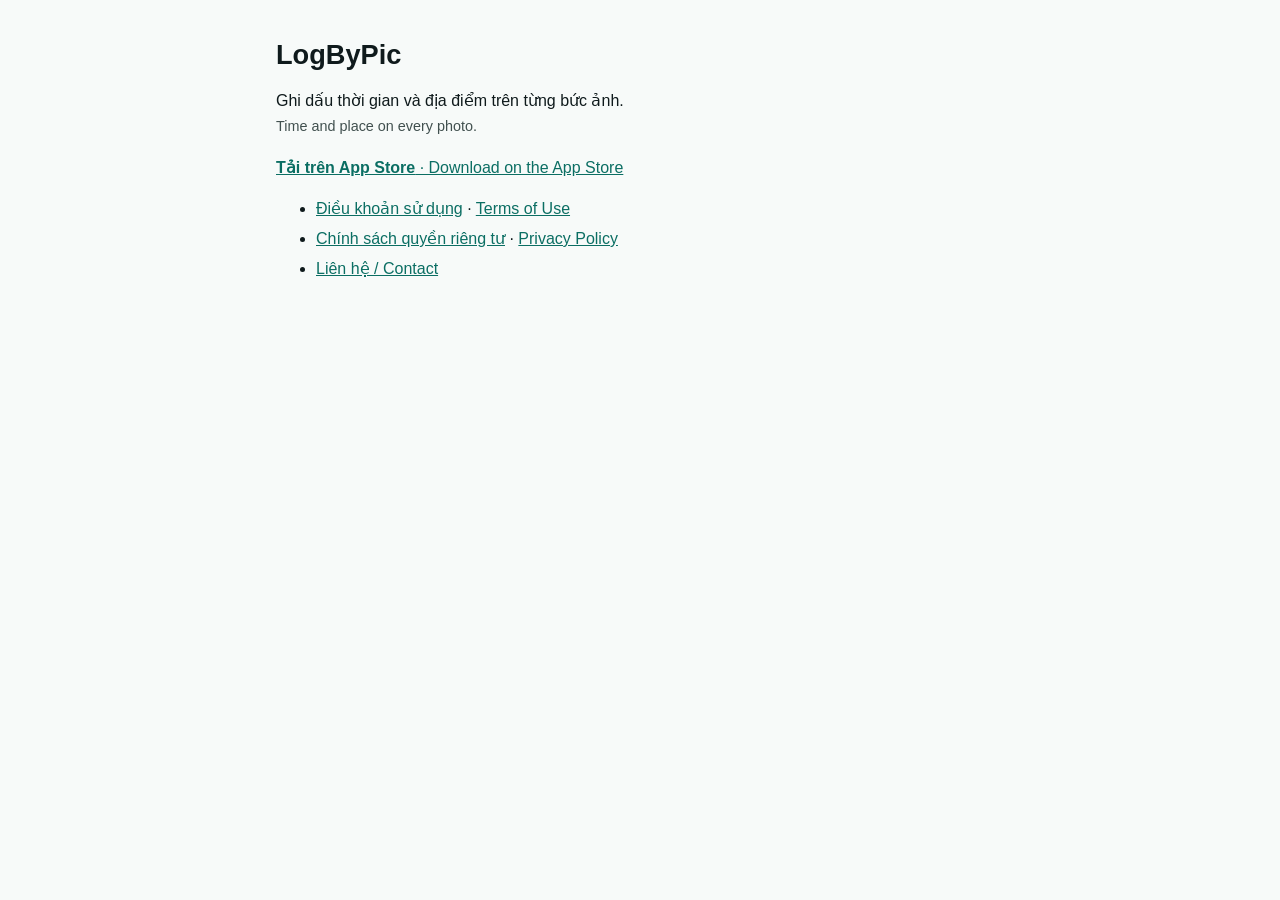
<file: index.html>
<!doctype html>
<html lang="vi">
<head>
<meta charset="utf-8">
<meta name="viewport" content="width=device-width,initial-scale=1">
<title>LogByPic</title>
<link rel="stylesheet" href="style.css">
</head>
<body>
<main>
<h1>LogByPic</h1>
<p>Ghi dấu thời gian và địa điểm trên từng bức ảnh.<br><span class="meta">Time and place on every photo.</span></p>
<p><a href="tai-app.html"><strong>Tải trên App Store</strong> · Download on the App Store</a></p>
<ul>
<li><a href="terms.html">Điều khoản sử dụng</a> · <a href="terms.html#en">Terms of Use</a></li>
<li><a href="privacy.html">Chính sách quyền riêng tư</a> · <a href="privacy.html#en">Privacy Policy</a></li>
<li><a href="https://github.com/toanquantic/log-by-pic-public/issues">Liên hệ / Contact</a></li>
</ul>
</main>
</body>
</html>
</file>
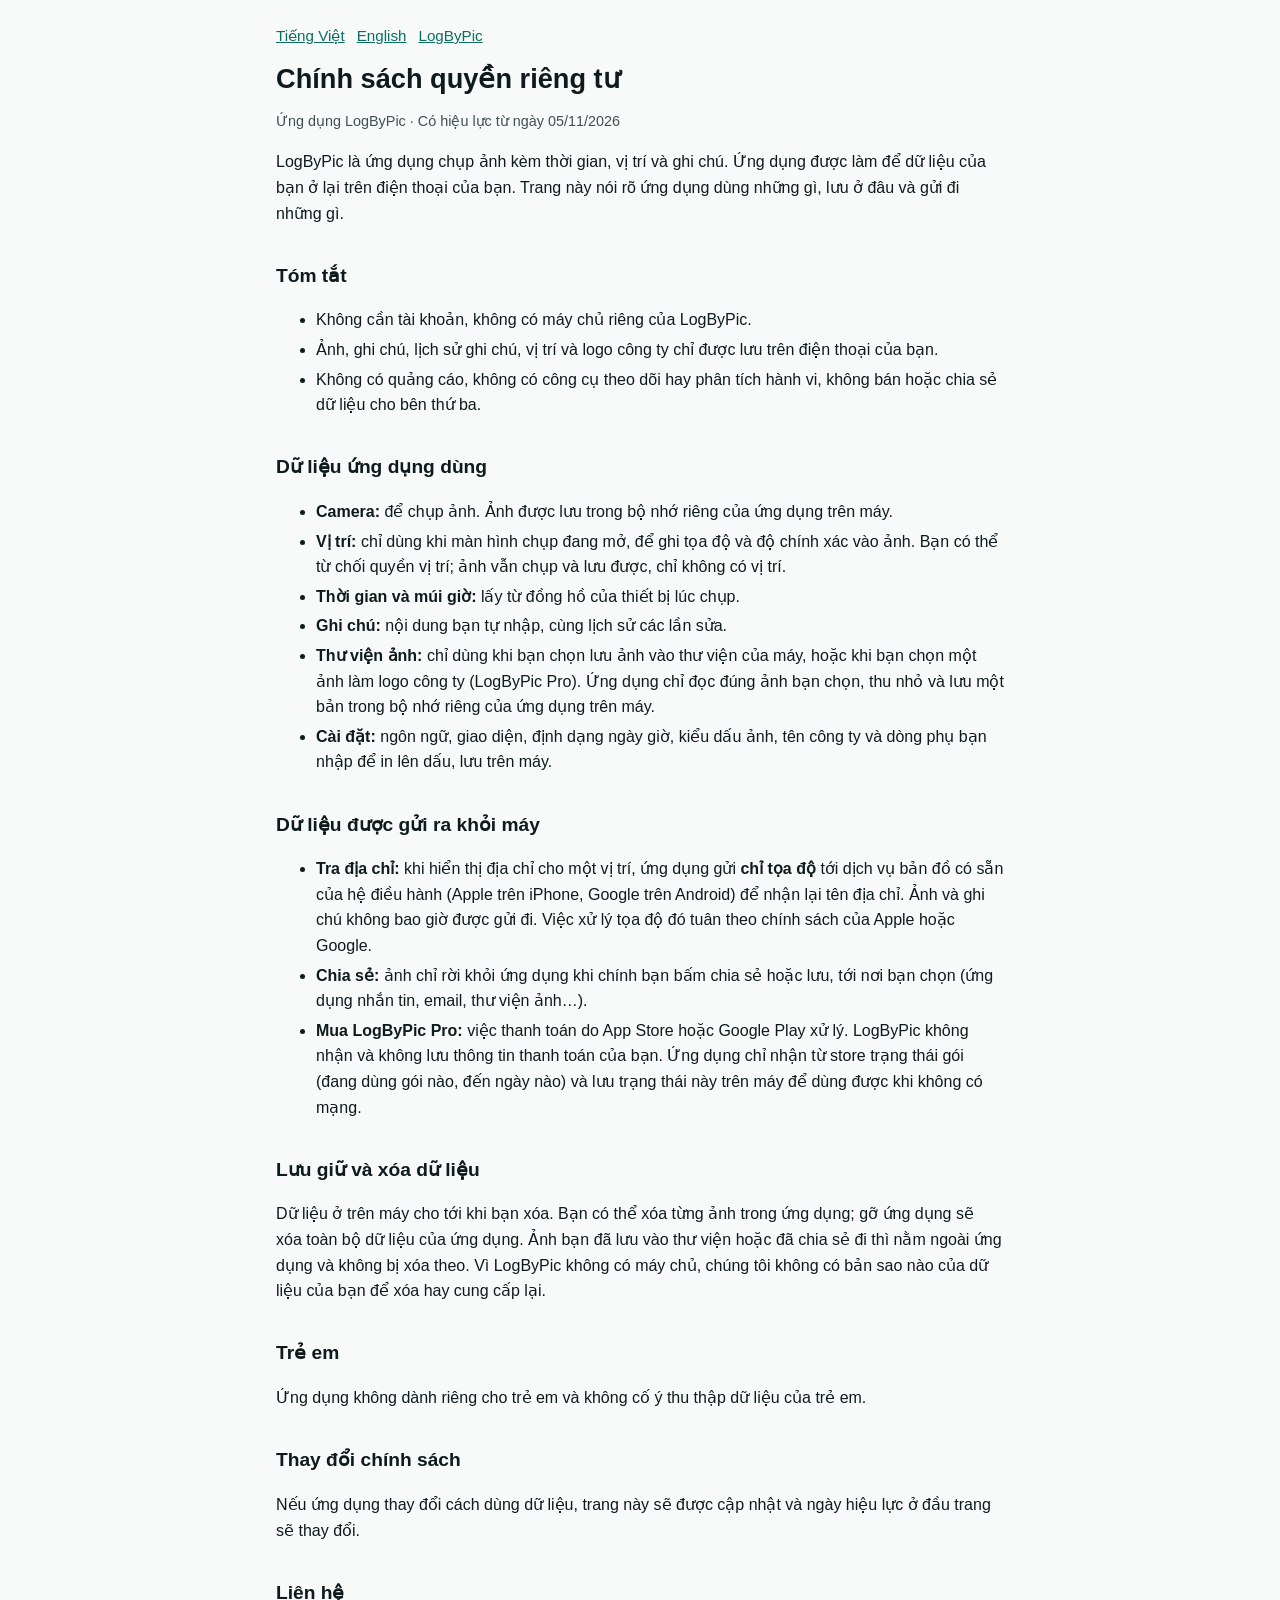
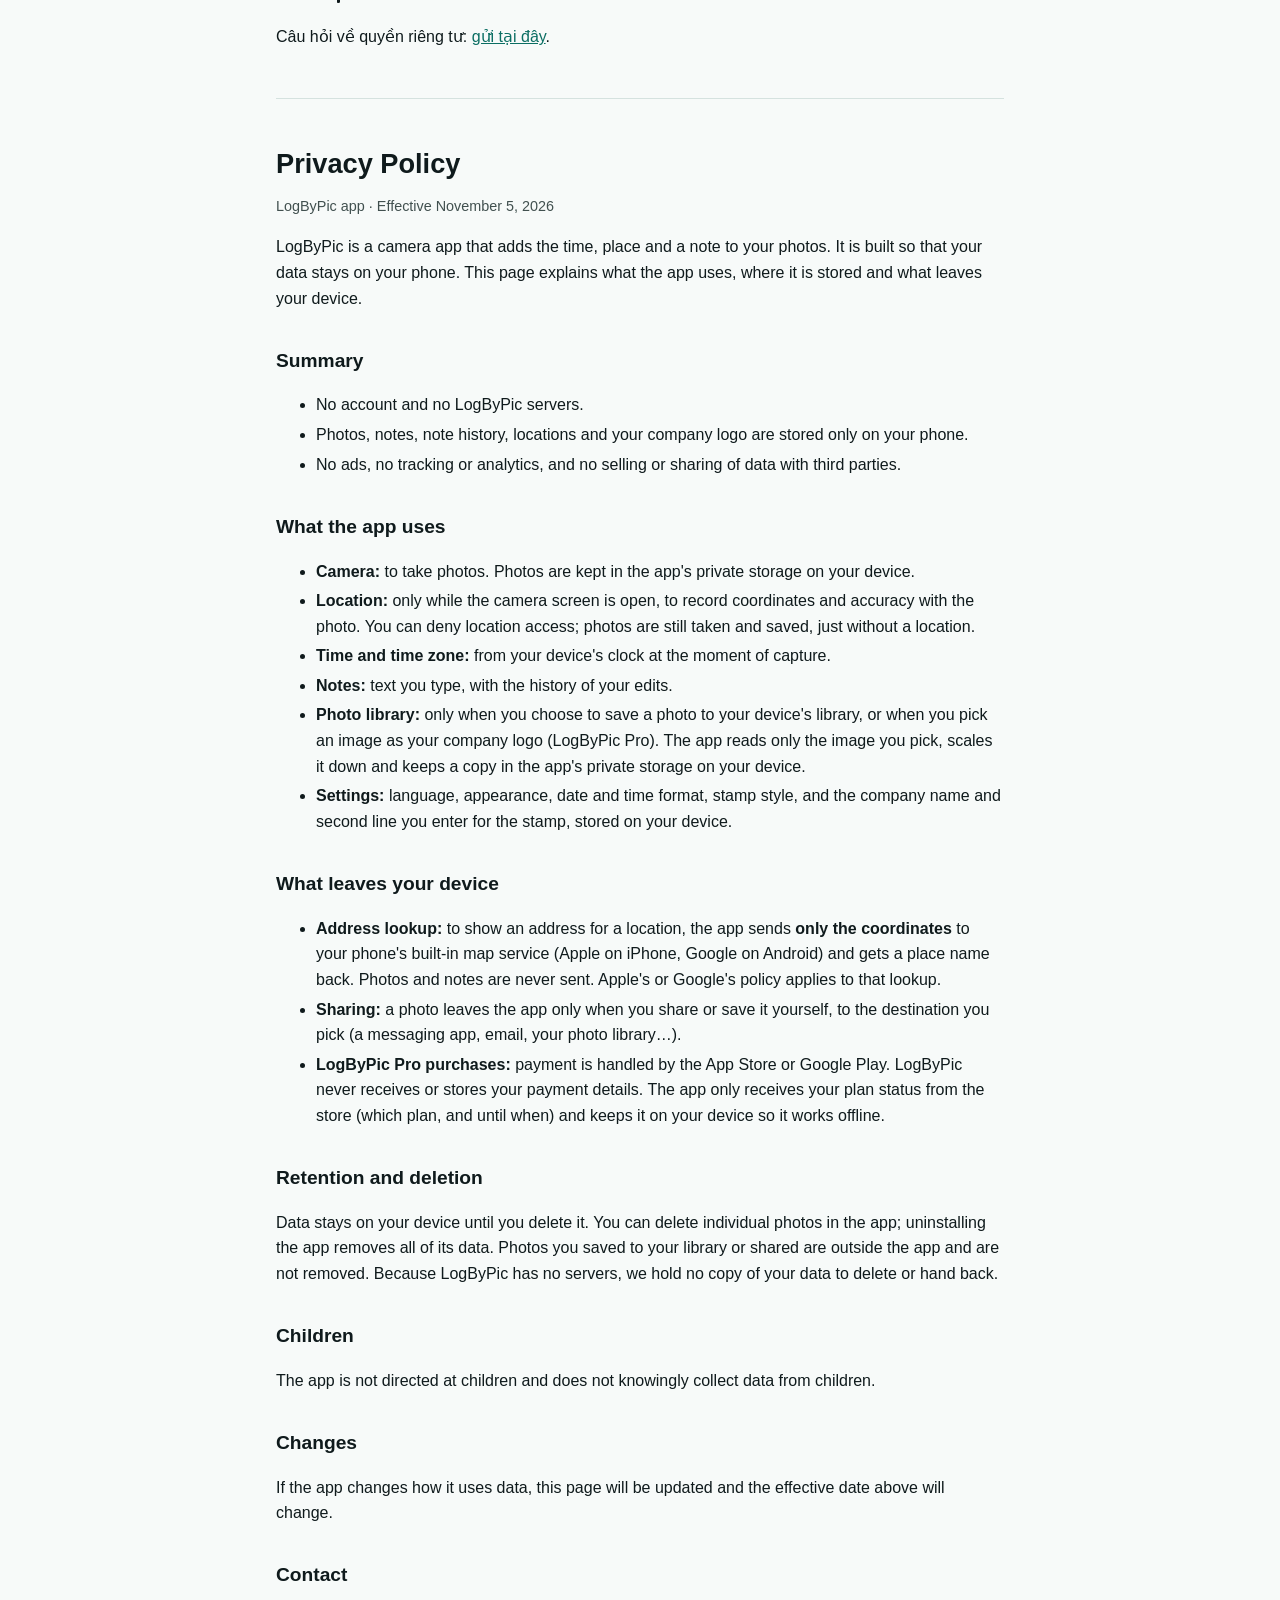
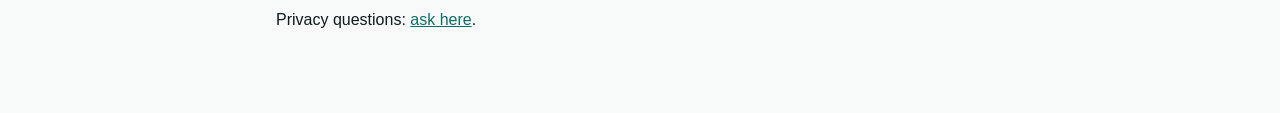
<file: privacy.html>
<!doctype html>
<html lang="vi">
<head>
<meta charset="utf-8">
<meta name="viewport" content="width=device-width,initial-scale=1">
<title>Chính sách quyền riêng tư · LogByPic</title>
<link rel="stylesheet" href="style.css">
</head>
<body>
<main>
<nav class="lang"><a href="#vi">Tiếng Việt</a><a href="#en">English</a><a href="index.html">LogByPic</a></nav>

<article id="vi" lang="vi">
<h1>Chính sách quyền riêng tư</h1>
<p class="meta">Ứng dụng LogByPic · Có hiệu lực từ ngày 05/11/2026</p>

<p>LogByPic là ứng dụng chụp ảnh kèm thời gian, vị trí và ghi chú. Ứng dụng được làm để dữ liệu của bạn ở lại trên điện thoại của bạn. Trang này nói rõ ứng dụng dùng những gì, lưu ở đâu và gửi đi những gì.</p>

<h2>Tóm tắt</h2>
<ul>
<li>Không cần tài khoản, không có máy chủ riêng của LogByPic.</li>
<li>Ảnh, ghi chú, lịch sử ghi chú, vị trí và logo công ty chỉ được lưu trên điện thoại của bạn.</li>
<li>Không có quảng cáo, không có công cụ theo dõi hay phân tích hành vi, không bán hoặc chia sẻ dữ liệu cho bên thứ ba.</li>
</ul>

<h2>Dữ liệu ứng dụng dùng</h2>
<ul>
<li><b>Camera:</b> để chụp ảnh. Ảnh được lưu trong bộ nhớ riêng của ứng dụng trên máy.</li>
<li><b>Vị trí:</b> chỉ dùng khi màn hình chụp đang mở, để ghi tọa độ và độ chính xác vào ảnh. Bạn có thể từ chối quyền vị trí; ảnh vẫn chụp và lưu được, chỉ không có vị trí.</li>
<li><b>Thời gian và múi giờ:</b> lấy từ đồng hồ của thiết bị lúc chụp.</li>
<li><b>Ghi chú:</b> nội dung bạn tự nhập, cùng lịch sử các lần sửa.</li>
<li><b>Thư viện ảnh:</b> chỉ dùng khi bạn chọn lưu ảnh vào thư viện của máy, hoặc khi bạn chọn một ảnh làm logo công ty (LogByPic Pro). Ứng dụng chỉ đọc đúng ảnh bạn chọn, thu nhỏ và lưu một bản trong bộ nhớ riêng của ứng dụng trên máy.</li>
<li><b>Cài đặt:</b> ngôn ngữ, giao diện, định dạng ngày giờ, kiểu dấu ảnh, tên công ty và dòng phụ bạn nhập để in lên dấu, lưu trên máy.</li>
</ul>

<h2>Dữ liệu được gửi ra khỏi máy</h2>
<ul>
<li><b>Tra địa chỉ:</b> khi hiển thị địa chỉ cho một vị trí, ứng dụng gửi <b>chỉ tọa độ</b> tới dịch vụ bản đồ có sẵn của hệ điều hành (Apple trên iPhone, Google trên Android) để nhận lại tên địa chỉ. Ảnh và ghi chú không bao giờ được gửi đi. Việc xử lý tọa độ đó tuân theo chính sách của Apple hoặc Google.</li>
<li><b>Chia sẻ:</b> ảnh chỉ rời khỏi ứng dụng khi chính bạn bấm chia sẻ hoặc lưu, tới nơi bạn chọn (ứng dụng nhắn tin, email, thư viện ảnh…).</li>
<li><b>Mua LogByPic Pro:</b> việc thanh toán do App Store hoặc Google Play xử lý. LogByPic không nhận và không lưu thông tin thanh toán của bạn. Ứng dụng chỉ nhận từ store trạng thái gói (đang dùng gói nào, đến ngày nào) và lưu trạng thái này trên máy để dùng được khi không có mạng.</li>
</ul>

<h2>Lưu giữ và xóa dữ liệu</h2>
<p>Dữ liệu ở trên máy cho tới khi bạn xóa. Bạn có thể xóa từng ảnh trong ứng dụng; gỡ ứng dụng sẽ xóa toàn bộ dữ liệu của ứng dụng. Ảnh bạn đã lưu vào thư viện hoặc đã chia sẻ đi thì nằm ngoài ứng dụng và không bị xóa theo. Vì LogByPic không có máy chủ, chúng tôi không có bản sao nào của dữ liệu của bạn để xóa hay cung cấp lại.</p>

<h2>Trẻ em</h2>
<p>Ứng dụng không dành riêng cho trẻ em và không cố ý thu thập dữ liệu của trẻ em.</p>

<h2>Thay đổi chính sách</h2>
<p>Nếu ứng dụng thay đổi cách dùng dữ liệu, trang này sẽ được cập nhật và ngày hiệu lực ở đầu trang sẽ thay đổi.</p>

<h2>Liên hệ</h2>
<p>Câu hỏi về quyền riêng tư: <a href="https://github.com/toanquantic/log-by-pic-public/issues">gửi tại đây</a>.</p>
</article>

<hr>

<article id="en" lang="en">
<h1>Privacy Policy</h1>
<p class="meta">LogByPic app · Effective November 5, 2026</p>

<p>LogByPic is a camera app that adds the time, place and a note to your photos. It is built so that your data stays on your phone. This page explains what the app uses, where it is stored and what leaves your device.</p>

<h2>Summary</h2>
<ul>
<li>No account and no LogByPic servers.</li>
<li>Photos, notes, note history, locations and your company logo are stored only on your phone.</li>
<li>No ads, no tracking or analytics, and no selling or sharing of data with third parties.</li>
</ul>

<h2>What the app uses</h2>
<ul>
<li><b>Camera:</b> to take photos. Photos are kept in the app's private storage on your device.</li>
<li><b>Location:</b> only while the camera screen is open, to record coordinates and accuracy with the photo. You can deny location access; photos are still taken and saved, just without a location.</li>
<li><b>Time and time zone:</b> from your device's clock at the moment of capture.</li>
<li><b>Notes:</b> text you type, with the history of your edits.</li>
<li><b>Photo library:</b> only when you choose to save a photo to your device's library, or when you pick an image as your company logo (LogByPic Pro). The app reads only the image you pick, scales it down and keeps a copy in the app's private storage on your device.</li>
<li><b>Settings:</b> language, appearance, date and time format, stamp style, and the company name and second line you enter for the stamp, stored on your device.</li>
</ul>

<h2>What leaves your device</h2>
<ul>
<li><b>Address lookup:</b> to show an address for a location, the app sends <b>only the coordinates</b> to your phone's built-in map service (Apple on iPhone, Google on Android) and gets a place name back. Photos and notes are never sent. Apple's or Google's policy applies to that lookup.</li>
<li><b>Sharing:</b> a photo leaves the app only when you share or save it yourself, to the destination you pick (a messaging app, email, your photo library…).</li>
<li><b>LogByPic Pro purchases:</b> payment is handled by the App Store or Google Play. LogByPic never receives or stores your payment details. The app only receives your plan status from the store (which plan, and until when) and keeps it on your device so it works offline.</li>
</ul>

<h2>Retention and deletion</h2>
<p>Data stays on your device until you delete it. You can delete individual photos in the app; uninstalling the app removes all of its data. Photos you saved to your library or shared are outside the app and are not removed. Because LogByPic has no servers, we hold no copy of your data to delete or hand back.</p>

<h2>Children</h2>
<p>The app is not directed at children and does not knowingly collect data from children.</p>

<h2>Changes</h2>
<p>If the app changes how it uses data, this page will be updated and the effective date above will change.</p>

<h2>Contact</h2>
<p>Privacy questions: <a href="https://github.com/toanquantic/log-by-pic-public/issues">ask here</a>.</p>
</article>
</main>
</body>
</html>
</file>
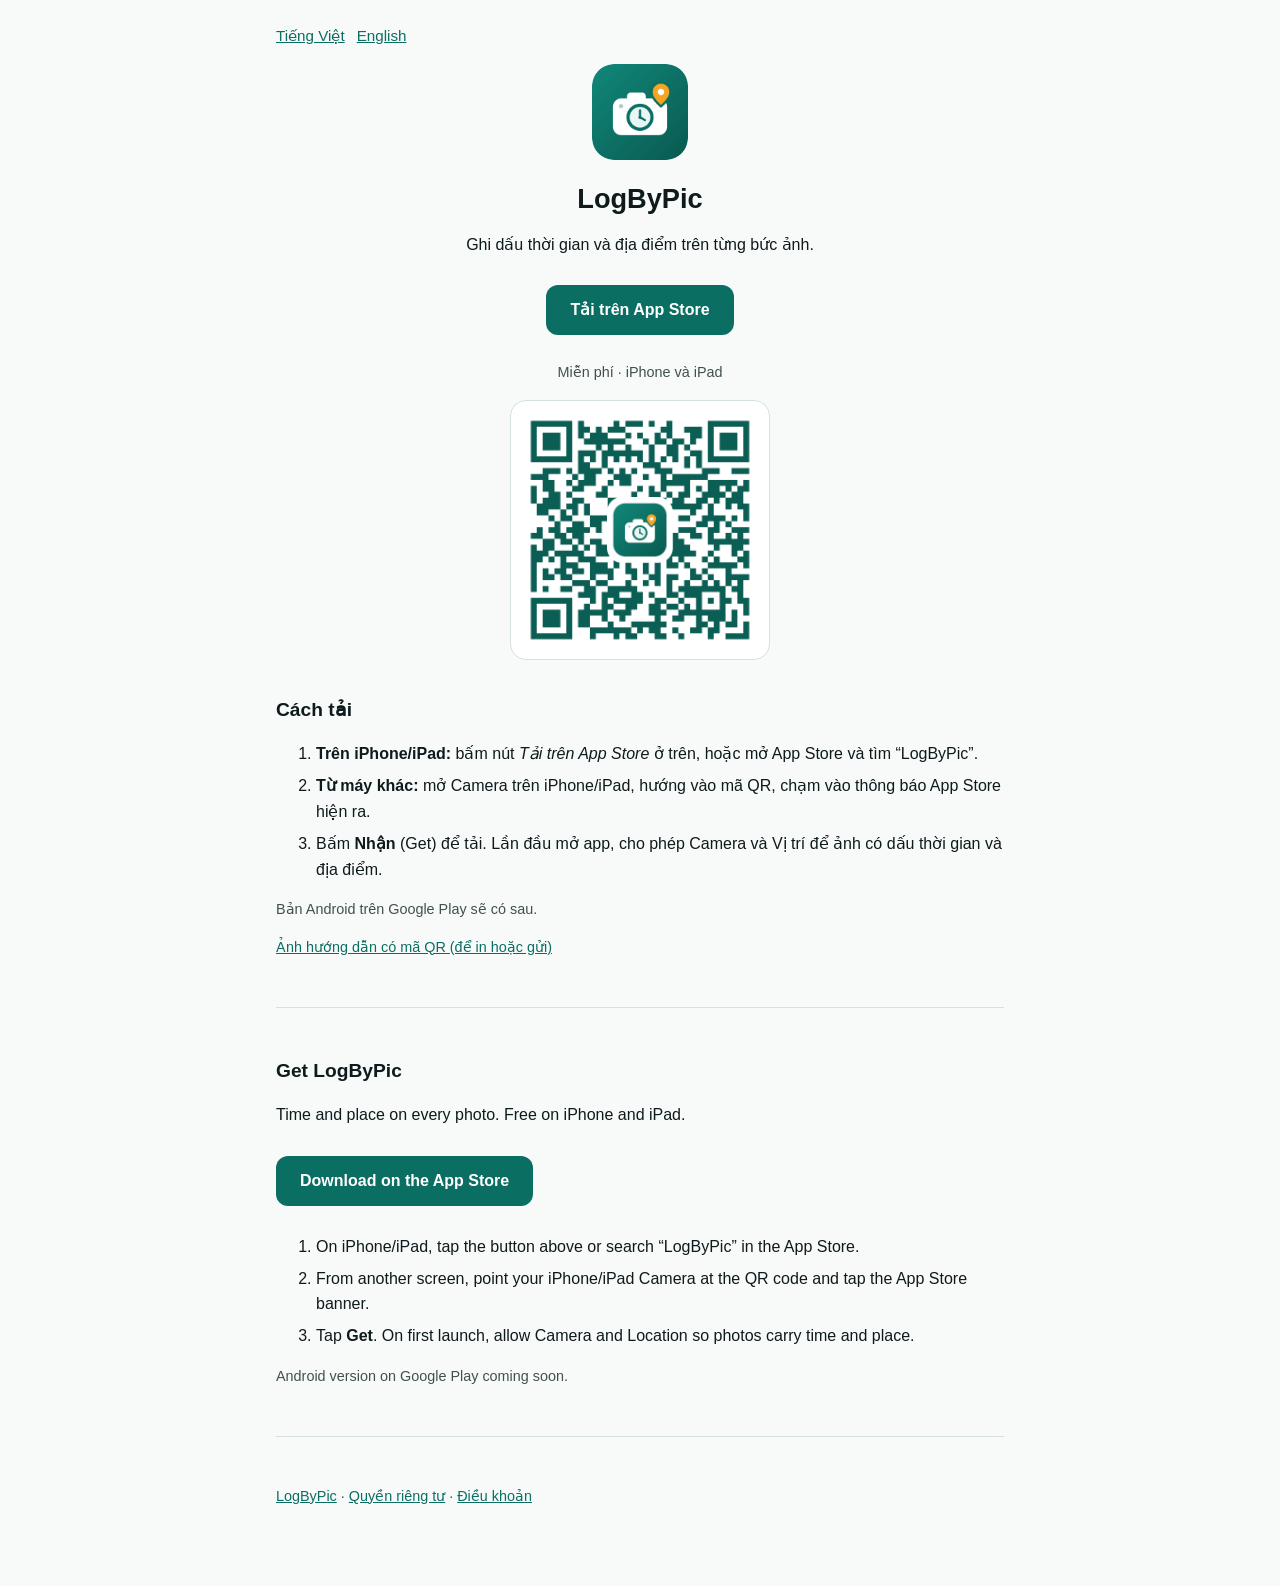
<file: tai-app.html>
<!doctype html>
<html lang="vi">
<head>
<meta charset="utf-8">
<meta name="viewport" content="width=device-width,initial-scale=1">
<title>Tải LogByPic</title>
<meta name="description" content="Tải LogByPic trên App Store: ghi dấu thời gian và địa điểm trên từng bức ảnh.">
<meta name="apple-itunes-app" content="app-id=6831624733">
<meta property="og:title" content="Tải LogByPic">
<meta property="og:description" content="Ghi dấu thời gian và địa điểm trên từng bức ảnh.">
<meta property="og:image" content="https://toanquantic.github.io/log-by-pic-public/assets/logo.png">
<link rel="icon" href="assets/logo.png">
<link rel="stylesheet" href="style.css">
<style>
.hero{text-align:center}
.hero img.logo{width:96px;height:96px;border-radius:22px;margin-top:8px}
.btn{display:inline-block;background:var(--accent);color:#fff;text-decoration:none;font-weight:600;padding:12px 24px;border-radius:12px;margin:12px 0}
@media (prefers-color-scheme:dark){.btn{color:#0c1413}}
.qr{display:block;width:260px;max-width:80%;margin:16px auto;border-radius:16px;border:1px solid var(--line);background:#fff;padding:8px}
ol li{margin:.4em 0}
</style>
</head>
<body>
<main>
<div class="lang"><a href="#vi">Tiếng Việt</a><a href="#en">English</a></div>
<section class="hero" id="vi">
<img class="logo" src="assets/logo.png" alt="Biểu tượng LogByPic">
<h1>LogByPic</h1>
<p>Ghi dấu thời gian và địa điểm trên từng bức ảnh.</p>
<a class="btn" href="https://apps.apple.com/app/id6831624733">Tải trên App Store</a>
<p class="meta">Miễn phí · iPhone và iPad</p>
<img class="qr" src="assets/qr-app-store.png" alt="Mã QR tải LogByPic trên App Store">
</section>
<h2>Cách tải</h2>
<ol>
<li><strong>Trên iPhone/iPad:</strong> bấm nút <em>Tải trên App Store</em> ở trên, hoặc mở App Store và tìm “LogByPic”.</li>
<li><strong>Từ máy khác:</strong> mở Camera trên iPhone/iPad, hướng vào mã QR, chạm vào thông báo App Store hiện ra.</li>
<li>Bấm <strong>Nhận</strong> (Get) để tải. Lần đầu mở app, cho phép Camera và Vị trí để ảnh có dấu thời gian và địa điểm.</li>
</ol>
<p class="meta">Bản Android trên Google Play sẽ có sau.</p>
<p class="meta"><a href="assets/huong-dan-tai-app.png">Ảnh hướng dẫn có mã QR (để in hoặc gửi)</a></p>

<hr>
<section id="en">
<h2>Get LogByPic</h2>
<p>Time and place on every photo. Free on iPhone and iPad.</p>
<p><a class="btn" href="https://apps.apple.com/app/id6831624733">Download on the App Store</a></p>
<ol>
<li>On iPhone/iPad, tap the button above or search “LogByPic” in the App Store.</li>
<li>From another screen, point your iPhone/iPad Camera at the QR code and tap the App Store banner.</li>
<li>Tap <strong>Get</strong>. On first launch, allow Camera and Location so photos carry time and place.</li>
</ol>
<p class="meta">Android version on Google Play coming soon.</p>
</section>
<hr>
<p class="meta"><a href="index.html">LogByPic</a> · <a href="privacy.html">Quyền riêng tư</a> · <a href="terms.html">Điều khoản</a></p>
</main>
</body>
</html>
</file>
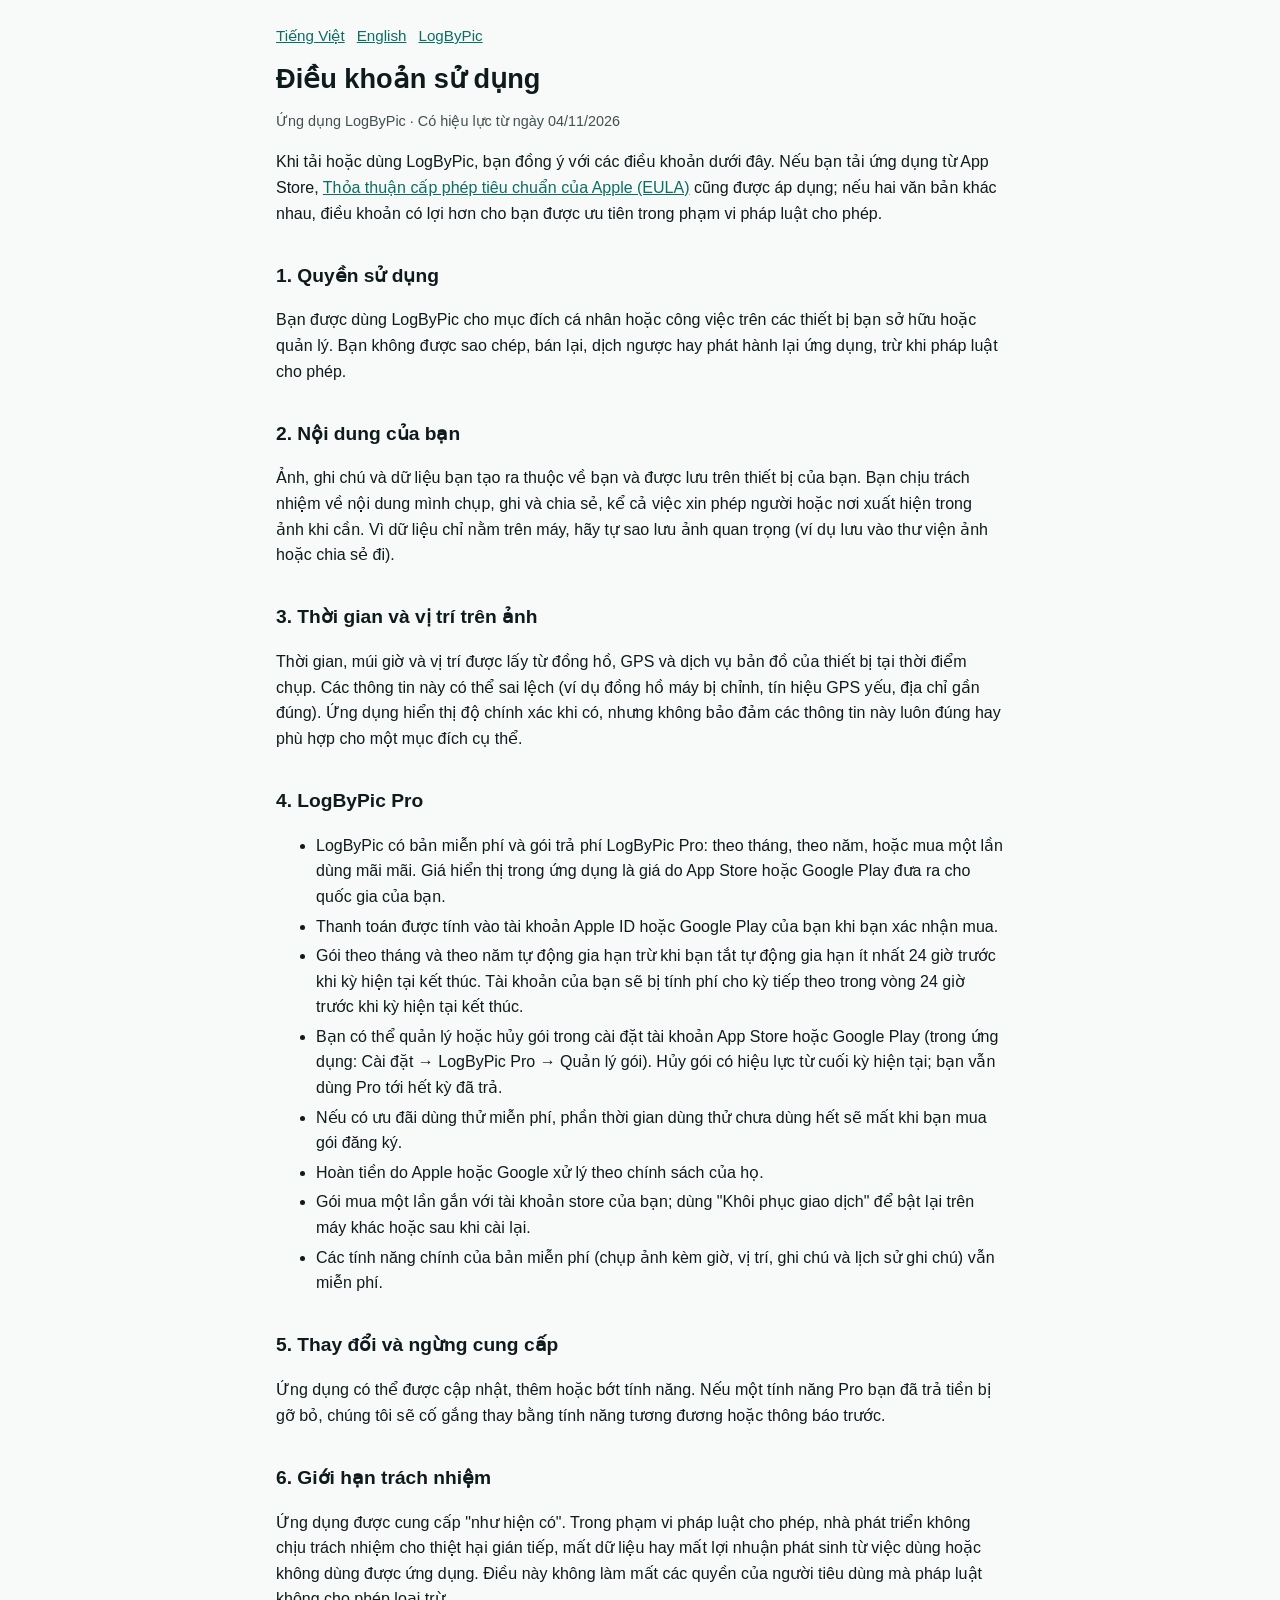
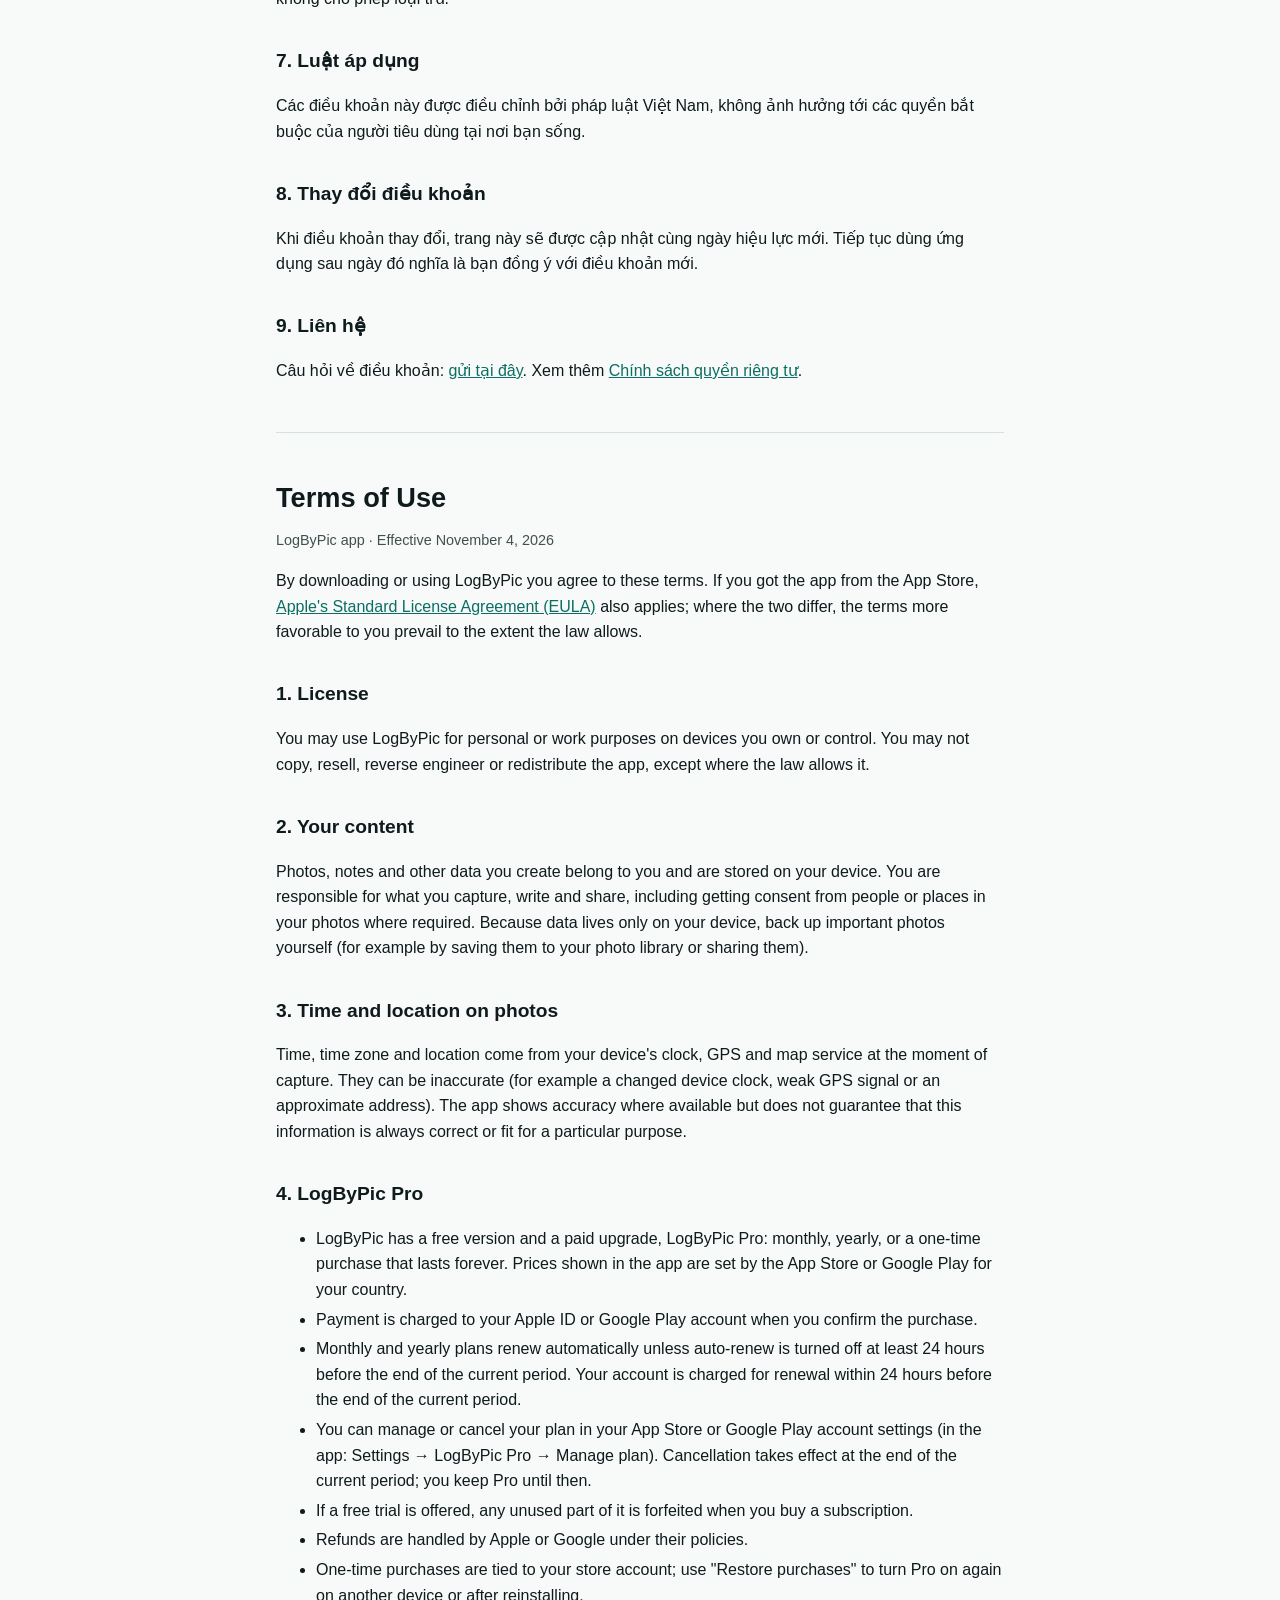
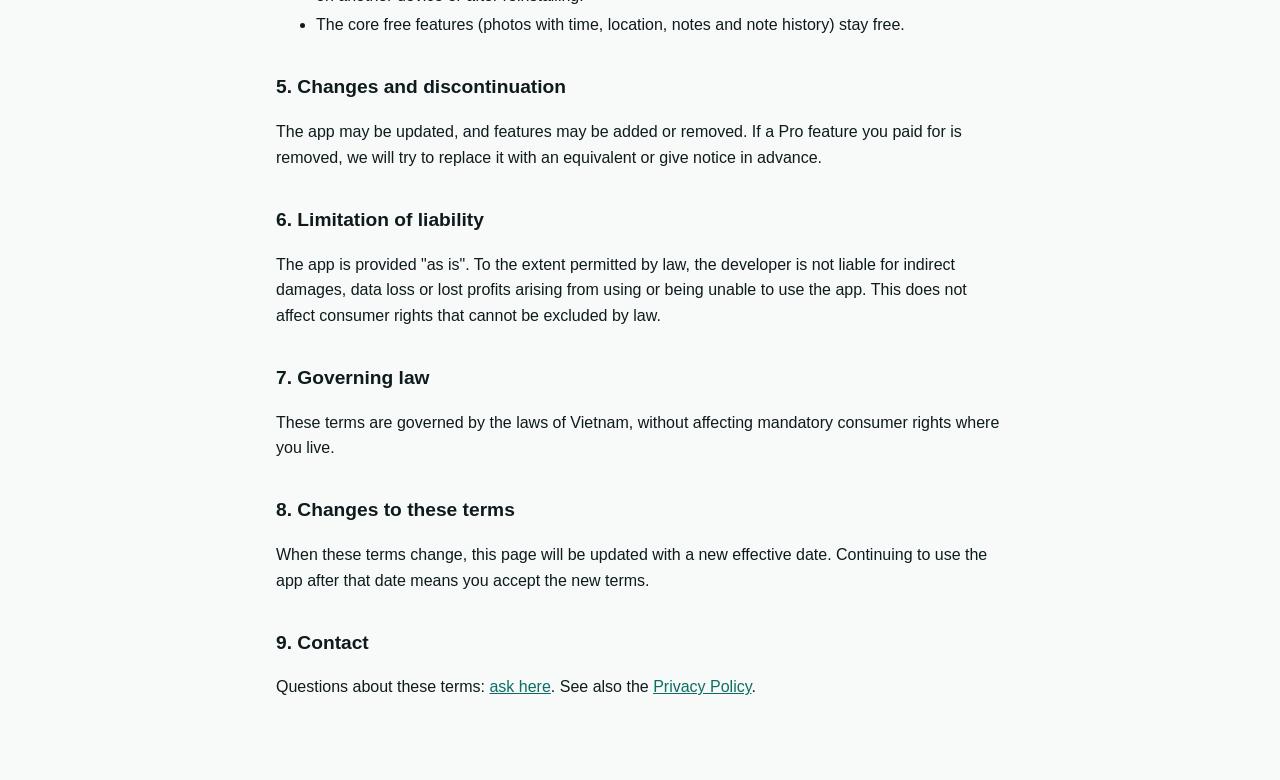
<file: terms.html>
<!doctype html>
<html lang="vi">
<head>
<meta charset="utf-8">
<meta name="viewport" content="width=device-width,initial-scale=1">
<title>Điều khoản sử dụng · LogByPic</title>
<link rel="stylesheet" href="style.css">
</head>
<body>
<main>
<nav class="lang"><a href="#vi">Tiếng Việt</a><a href="#en">English</a><a href="index.html">LogByPic</a></nav>

<article id="vi" lang="vi">
<h1>Điều khoản sử dụng</h1>
<p class="meta">Ứng dụng LogByPic · Có hiệu lực từ ngày 04/11/2026</p>

<p>Khi tải hoặc dùng LogByPic, bạn đồng ý với các điều khoản dưới đây. Nếu bạn tải ứng dụng từ App Store, <a href="https://www.apple.com/legal/internet-services/itunes/dev/stdeula/">Thỏa thuận cấp phép tiêu chuẩn của Apple (EULA)</a> cũng được áp dụng; nếu hai văn bản khác nhau, điều khoản có lợi hơn cho bạn được ưu tiên trong phạm vi pháp luật cho phép.</p>

<h2>1. Quyền sử dụng</h2>
<p>Bạn được dùng LogByPic cho mục đích cá nhân hoặc công việc trên các thiết bị bạn sở hữu hoặc quản lý. Bạn không được sao chép, bán lại, dịch ngược hay phát hành lại ứng dụng, trừ khi pháp luật cho phép.</p>

<h2>2. Nội dung của bạn</h2>
<p>Ảnh, ghi chú và dữ liệu bạn tạo ra thuộc về bạn và được lưu trên thiết bị của bạn. Bạn chịu trách nhiệm về nội dung mình chụp, ghi và chia sẻ, kể cả việc xin phép người hoặc nơi xuất hiện trong ảnh khi cần. Vì dữ liệu chỉ nằm trên máy, hãy tự sao lưu ảnh quan trọng (ví dụ lưu vào thư viện ảnh hoặc chia sẻ đi).</p>

<h2>3. Thời gian và vị trí trên ảnh</h2>
<p>Thời gian, múi giờ và vị trí được lấy từ đồng hồ, GPS và dịch vụ bản đồ của thiết bị tại thời điểm chụp. Các thông tin này có thể sai lệch (ví dụ đồng hồ máy bị chỉnh, tín hiệu GPS yếu, địa chỉ gần đúng). Ứng dụng hiển thị độ chính xác khi có, nhưng không bảo đảm các thông tin này luôn đúng hay phù hợp cho một mục đích cụ thể.</p>

<h2>4. LogByPic Pro</h2>
<ul>
<li>LogByPic có bản miễn phí và gói trả phí LogByPic Pro: theo tháng, theo năm, hoặc mua một lần dùng mãi mãi. Giá hiển thị trong ứng dụng là giá do App Store hoặc Google Play đưa ra cho quốc gia của bạn.</li>
<li>Thanh toán được tính vào tài khoản Apple ID hoặc Google Play của bạn khi bạn xác nhận mua.</li>
<li>Gói theo tháng và theo năm tự động gia hạn trừ khi bạn tắt tự động gia hạn ít nhất 24 giờ trước khi kỳ hiện tại kết thúc. Tài khoản của bạn sẽ bị tính phí cho kỳ tiếp theo trong vòng 24 giờ trước khi kỳ hiện tại kết thúc.</li>
<li>Bạn có thể quản lý hoặc hủy gói trong cài đặt tài khoản App Store hoặc Google Play (trong ứng dụng: Cài đặt → LogByPic Pro → Quản lý gói). Hủy gói có hiệu lực từ cuối kỳ hiện tại; bạn vẫn dùng Pro tới hết kỳ đã trả.</li>
<li>Nếu có ưu đãi dùng thử miễn phí, phần thời gian dùng thử chưa dùng hết sẽ mất khi bạn mua gói đăng ký.</li>
<li>Hoàn tiền do Apple hoặc Google xử lý theo chính sách của họ.</li>
<li>Gói mua một lần gắn với tài khoản store của bạn; dùng "Khôi phục giao dịch" để bật lại trên máy khác hoặc sau khi cài lại.</li>
<li>Các tính năng chính của bản miễn phí (chụp ảnh kèm giờ, vị trí, ghi chú và lịch sử ghi chú) vẫn miễn phí.</li>
</ul>

<h2>5. Thay đổi và ngừng cung cấp</h2>
<p>Ứng dụng có thể được cập nhật, thêm hoặc bớt tính năng. Nếu một tính năng Pro bạn đã trả tiền bị gỡ bỏ, chúng tôi sẽ cố gắng thay bằng tính năng tương đương hoặc thông báo trước.</p>

<h2>6. Giới hạn trách nhiệm</h2>
<p>Ứng dụng được cung cấp "như hiện có". Trong phạm vi pháp luật cho phép, nhà phát triển không chịu trách nhiệm cho thiệt hại gián tiếp, mất dữ liệu hay mất lợi nhuận phát sinh từ việc dùng hoặc không dùng được ứng dụng. Điều này không làm mất các quyền của người tiêu dùng mà pháp luật không cho phép loại trừ.</p>

<h2>7. Luật áp dụng</h2>
<p>Các điều khoản này được điều chỉnh bởi pháp luật Việt Nam, không ảnh hưởng tới các quyền bắt buộc của người tiêu dùng tại nơi bạn sống.</p>

<h2>8. Thay đổi điều khoản</h2>
<p>Khi điều khoản thay đổi, trang này sẽ được cập nhật cùng ngày hiệu lực mới. Tiếp tục dùng ứng dụng sau ngày đó nghĩa là bạn đồng ý với điều khoản mới.</p>

<h2>9. Liên hệ</h2>
<p>Câu hỏi về điều khoản: <a href="https://github.com/toanquantic/log-by-pic-public/issues">gửi tại đây</a>. Xem thêm <a href="privacy.html">Chính sách quyền riêng tư</a>.</p>
</article>

<hr>

<article id="en" lang="en">
<h1>Terms of Use</h1>
<p class="meta">LogByPic app · Effective November 4, 2026</p>

<p>By downloading or using LogByPic you agree to these terms. If you got the app from the App Store, <a href="https://www.apple.com/legal/internet-services/itunes/dev/stdeula/">Apple's Standard License Agreement (EULA)</a> also applies; where the two differ, the terms more favorable to you prevail to the extent the law allows.</p>

<h2>1. License</h2>
<p>You may use LogByPic for personal or work purposes on devices you own or control. You may not copy, resell, reverse engineer or redistribute the app, except where the law allows it.</p>

<h2>2. Your content</h2>
<p>Photos, notes and other data you create belong to you and are stored on your device. You are responsible for what you capture, write and share, including getting consent from people or places in your photos where required. Because data lives only on your device, back up important photos yourself (for example by saving them to your photo library or sharing them).</p>

<h2>3. Time and location on photos</h2>
<p>Time, time zone and location come from your device's clock, GPS and map service at the moment of capture. They can be inaccurate (for example a changed device clock, weak GPS signal or an approximate address). The app shows accuracy where available but does not guarantee that this information is always correct or fit for a particular purpose.</p>

<h2>4. LogByPic Pro</h2>
<ul>
<li>LogByPic has a free version and a paid upgrade, LogByPic Pro: monthly, yearly, or a one-time purchase that lasts forever. Prices shown in the app are set by the App Store or Google Play for your country.</li>
<li>Payment is charged to your Apple ID or Google Play account when you confirm the purchase.</li>
<li>Monthly and yearly plans renew automatically unless auto-renew is turned off at least 24 hours before the end of the current period. Your account is charged for renewal within 24 hours before the end of the current period.</li>
<li>You can manage or cancel your plan in your App Store or Google Play account settings (in the app: Settings → LogByPic Pro → Manage plan). Cancellation takes effect at the end of the current period; you keep Pro until then.</li>
<li>If a free trial is offered, any unused part of it is forfeited when you buy a subscription.</li>
<li>Refunds are handled by Apple or Google under their policies.</li>
<li>One-time purchases are tied to your store account; use "Restore purchases" to turn Pro on again on another device or after reinstalling.</li>
<li>The core free features (photos with time, location, notes and note history) stay free.</li>
</ul>

<h2>5. Changes and discontinuation</h2>
<p>The app may be updated, and features may be added or removed. If a Pro feature you paid for is removed, we will try to replace it with an equivalent or give notice in advance.</p>

<h2>6. Limitation of liability</h2>
<p>The app is provided "as is". To the extent permitted by law, the developer is not liable for indirect damages, data loss or lost profits arising from using or being unable to use the app. This does not affect consumer rights that cannot be excluded by law.</p>

<h2>7. Governing law</h2>
<p>These terms are governed by the laws of Vietnam, without affecting mandatory consumer rights where you live.</p>

<h2>8. Changes to these terms</h2>
<p>When these terms change, this page will be updated with a new effective date. Continuing to use the app after that date means you accept the new terms.</p>

<h2>9. Contact</h2>
<p>Questions about these terms: <a href="https://github.com/toanquantic/log-by-pic-public/issues">ask here</a>. See also the <a href="privacy.html#en">Privacy Policy</a>.</p>
</article>
</main>
</body>
</html>
</file>
<file: style.css>
:root{--bg:#f7faf9;--fg:#0f1a1c;--muted:#41504f;--accent:#0b6e63;--line:#d5e2df}
@media (prefers-color-scheme:dark){:root{--bg:#0c1413;--fg:#e8f0ee;--muted:#b9c6c4;--accent:#5ed3c0;--line:#2a3735}}
*{box-sizing:border-box}
body{margin:0;background:var(--bg);color:var(--fg);font:16px/1.6 -apple-system,BlinkMacSystemFont,"Segoe UI",Roboto,"Helvetica Neue",Arial,sans-serif}
main{max-width:760px;margin:0 auto;padding:24px 16px 64px}
h1{font-size:1.7rem;line-height:1.25;margin:.5em 0 .2em}
h2{font-size:1.2rem;margin:1.8em 0 .4em}
a{color:var(--accent)}
.meta{color:var(--muted);font-size:.9rem}
.lang{display:flex;gap:12px;font-size:.95rem;margin-bottom:8px}
hr{border:0;border-top:1px solid var(--line);margin:48px 0}
li{margin:.25em 0}
</file>
